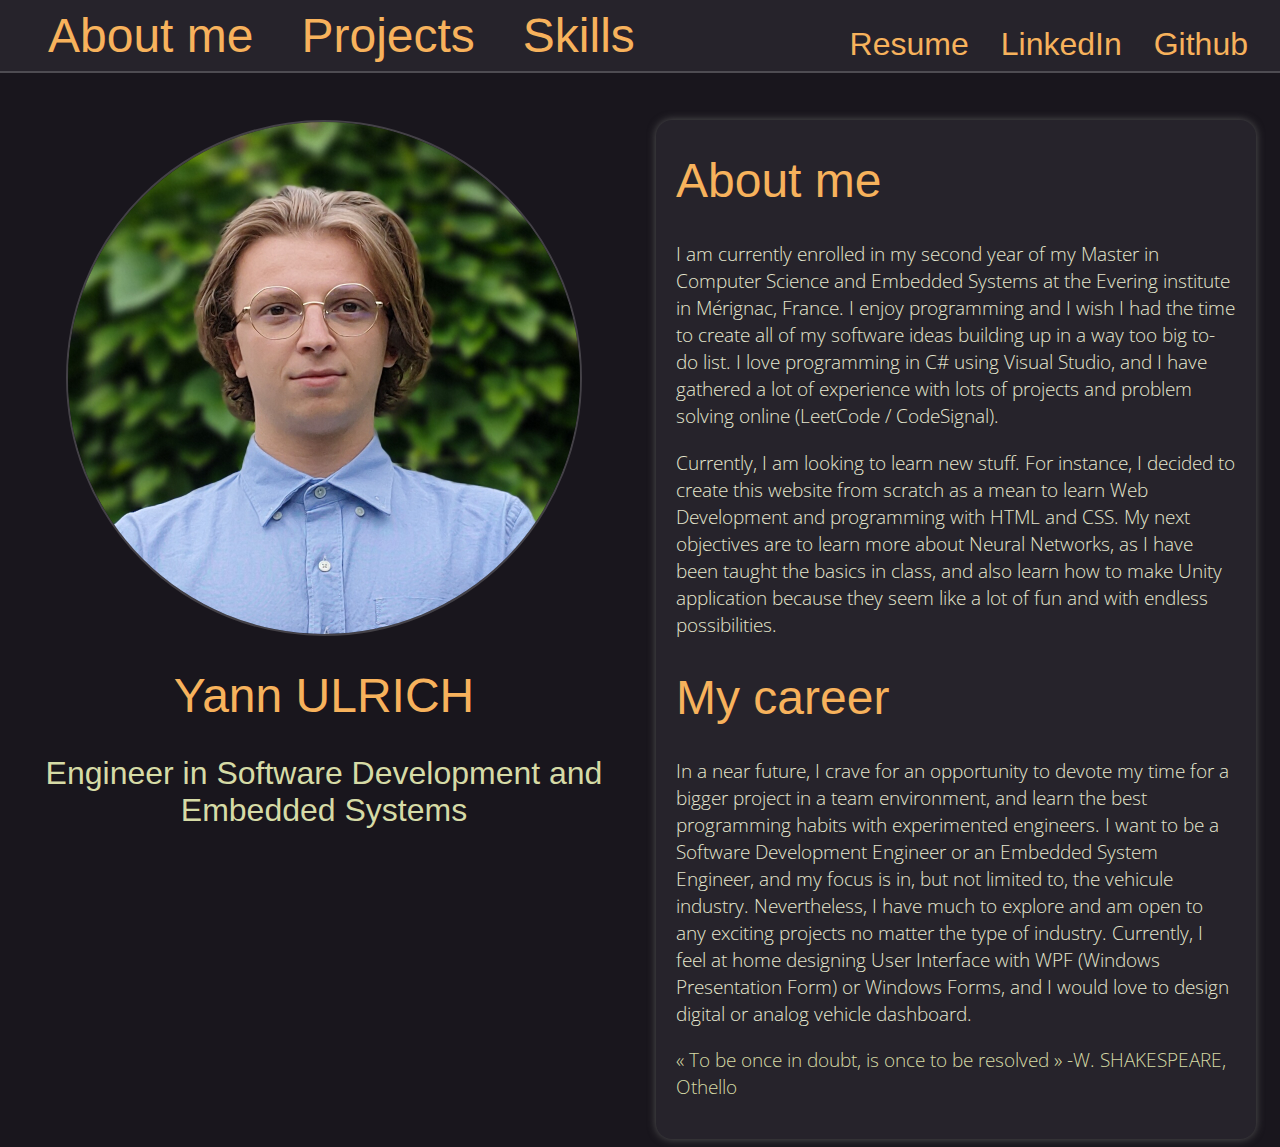
<file: index.html>
<!DOCTYPE html>
<html>
    <head>
        <title>Yann ULRICH</title>
        <link rel="icon" href="assets/ico.png">
        <link href="https://fonts.googleapis.com/css?family=Archivo+Black&display=swap" rel="stylesheet">
        <link href="https://fonts.googleapis.com/css2?family=Open+Sans&display=swap" rel="stylesheet">
        <link rel="stylesheet" href="design/style.css" type="text/css"/>
        <link rel="stylesheet" href="design/main_menu.css" type="text/css"/>
        <link rel="stylesheet" href="design/about.css" type="text/css"/>
        <link rel="stylesheet" href="design/image.css" type="text/css"/>
    </head>
    <body>
        <header id="main-menu">
            <nav class="menu-wrapper">
                <div class="menu-left">
                    <a class="item-menu no-underline" href="index.html">About me</a>
                    <a class="item-menu no-underline" href="projects.html">Projects</a>
                    <a class="item-menu no-underline" href="skills.html">Skills</a>
                </div>
                <div class="menu-right">
                    <a class="item-menu2 no-underline" href="assets/Resume_Safe_Yann_ULRICH.pdf" target="_blank">Resume</a>
                    <a class="item-menu2 no-underline" href="https://www.linkedin.com/in/yannulrich00/" target="_blank">LinkedIn</a>
                    <a class="item-menu2 no-underline" href="https://github.com/Amnetik" target="_blank">Github</a>
                </div>
            </nav>
        </header>
        <div class="separator"></div>
        <div class="row">
            <div class="column s33">
                <div class="wrap-column-center">
                    <img class="circular-image " src="assets/website_portrait2.jpg" alt="Portrait">
                    <h1 class="text-centered">Yann ULRICH</h1>
                    <h2 class="text-centered desc">Engineer in Software Development and Embedded Systems</h2>
                </div>
                
            </div>
            <div class="column s66">
                <div class="about-content">
                    <h1>About me</h1>
                    <p>I am currently enrolled in my second year of my Master in Computer Science and Embedded Systems at the Evering institute in Mérignac, France. 
                        I enjoy programming and I wish I had the time to create all of my software ideas building up in a way too big to-do list. 
                        I love programming in C# using Visual Studio, and I have gathered a lot of experience with lots of projects and problem solving online (LeetCode / CodeSignal).
                    </p> 
                    <p>   
                        Currently, I am looking to learn new stuff. For instance, I decided to create this website from scratch as a mean to learn Web Development 
                        and programming with HTML and CSS.
                        My next objectives are to learn more about Neural Networks, as I have been taught the basics in class, and also learn how to make Unity application because
                        they seem like a lot of fun and with endless possibilities.
                    </p>
                    <h1>My career</h1>
                    <p>In a near future, I crave for an opportunity to devote my time for a bigger project in a team environment, and learn the best programming habits
                        with experimented engineers. I want to be a Software Development Engineer or an Embedded System Engineer, and my focus is in, but not limited to,
                        the vehicule industry. Nevertheless, I have much to explore and am open to any exciting projects no matter the type of industry. Currently, I feel
                        at home designing User Interface with WPF (Windows Presentation Form) or Windows Forms, and I would love to design digital or analog vehicle
                        dashboard.
                    </p>
                    <p class="emphasis">« To be once in doubt, is once to be resolved » -W. SHAKESPEARE, Othello</p>
                </div>
            </div>
        </div>
            
        
    </body>
</html>
</file>
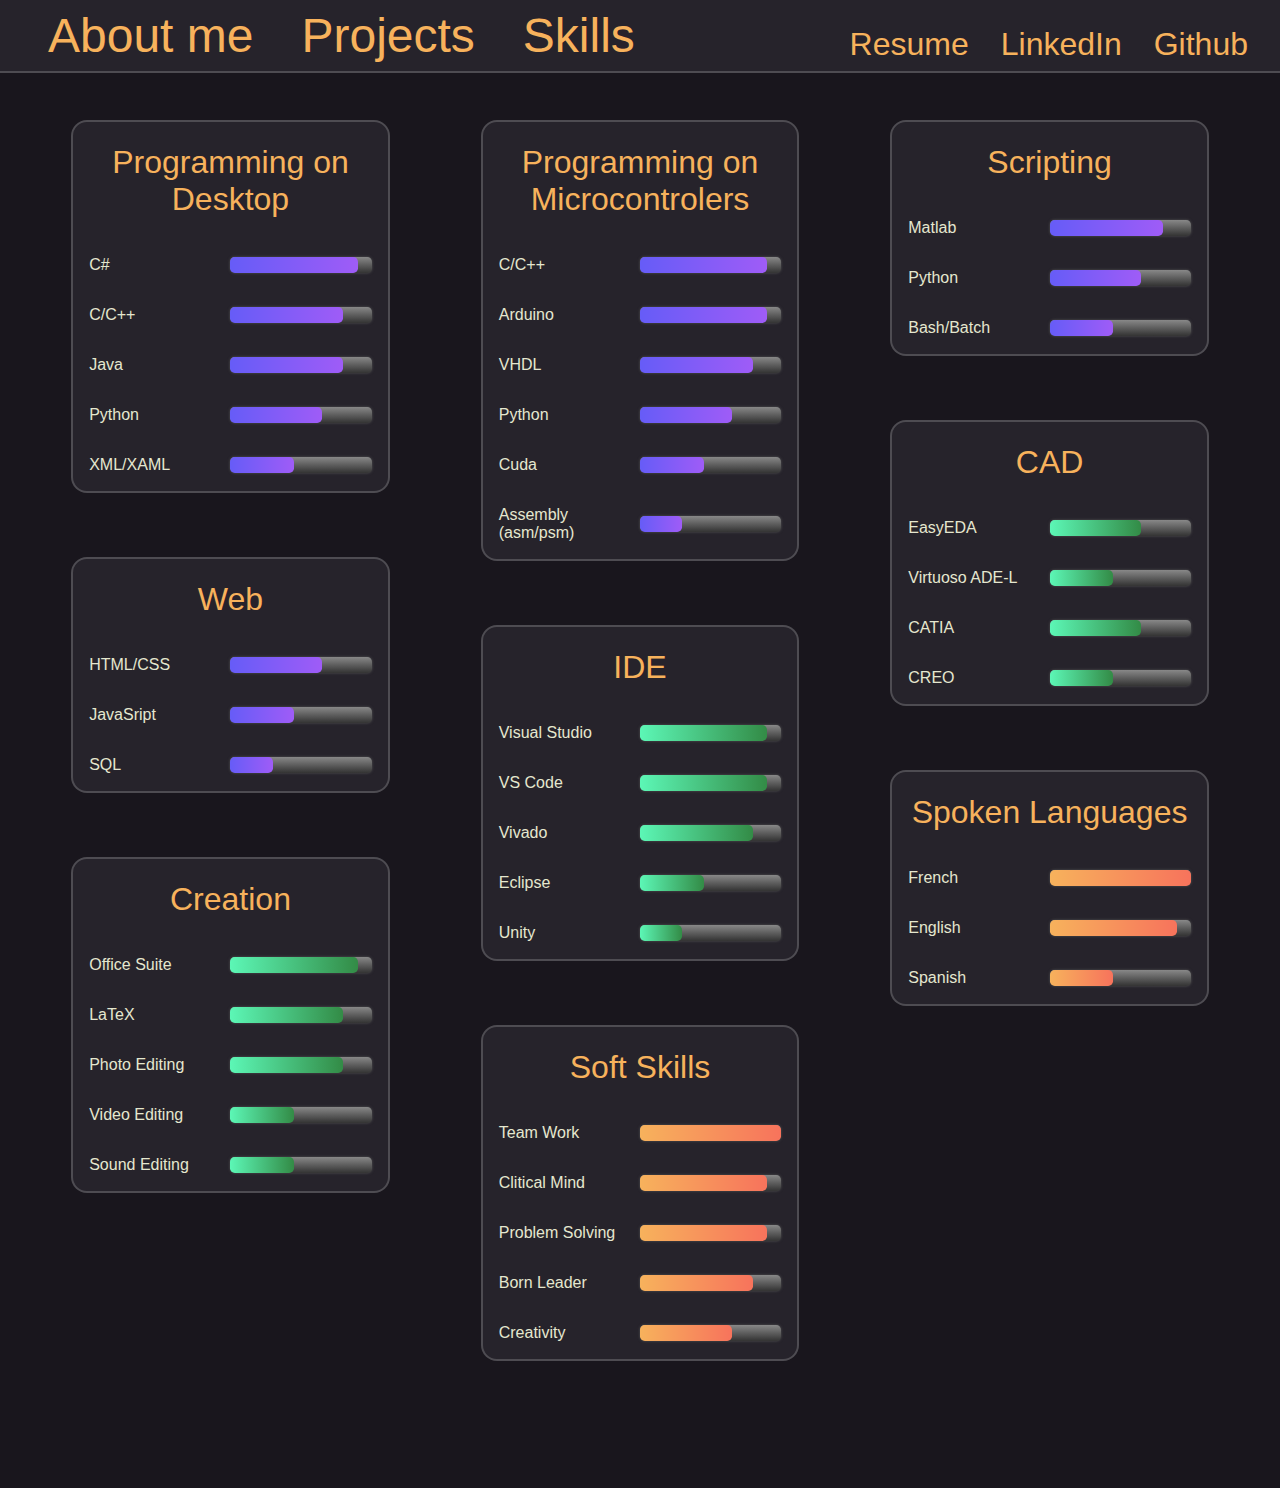
<file: skills.html>
<!DOCTYPE html>
<html>
    <head>
        <title>Yann ULRICH</title>
        <link rel="icon" href="assets/ico.png">
        <link href="https://fonts.googleapis.com/css?family=Archivo+Black&display=swap" rel="stylesheet">
        <link rel="stylesheet" href="design/style.css" type="text/css"/>
        <link rel="stylesheet" href="design/main_menu.css" type="text/css"/>
        <link rel="stylesheet" href="design/skills.css" type="text/css"/>
    </head>
    <body>
        <header id="main-menu">
            <nav class="menu-wrapper">
                <div class="menu-left">
                    <a class="item-menu no-underline" href="index.html">About me</a>
                    <a class="item-menu no-underline" href="projects.html">Projects</a>
                    <a class="item-menu no-underline" href="skills.html">Skills</a>
                </div>
                <div class="menu-right">
                    <a class="item-menu2 no-underline" href="assets/Resume_Safe_Yann_ULRICH.pdf" target="_blank">Resume</a>
                    <a class="item-menu2 no-underline" href="https://www.linkedin.com/in/yannulrich00/" target="_blank">LinkedIn</a>
                    <a class="item-menu2 no-underline" href="https://github.com/Amnetik" target="_blank">Github</a>
                </div>
            </nav>
        </header>


        <div class="container">
            <!--Col 1-->
            <div class="col">
                <div>
                    <div class="skills-content">
                        <h1>Programming on Desktop</h1>
                        <div class="skill-line">
                            <p>C#</p><div class="progress"><div class="bar" level="5" color="purple"></div></div>
                        </div>
                        <div class="skill-line">
                            <p>C/C++</p><div class="progress"><div class="bar" level="4" color="purple"></div></div>
                        </div>
                        <div class="skill-line">
                            <p>Java</p><div class="progress"><div class="bar" level="4" color="purple"></div></div>
                        </div>
                        <div class="skill-line">
                            <p>Python</p><div class="progress"><div class="bar" level="3" color="purple"></div></div>
                        </div>
                        <div class="skill-line">
                            <p>XML/XAML</p><div class="progress"><div class="bar" level="2" color="purple"></div></div>
                        </div>
                    </div>
    
                    
    
                    <div class="skills-content">
                        <h1>Web</h1>
                        <div class="skill-line">
                            <p>HTML/CSS</p><div class="progress"><div class="bar" level="3" color="purple"></div></div>
                        </div>
                        <div class="skill-line">
                            <p>JavaSript</p><div class="progress"><div class="bar" level="2" color="purple"></div></div>
                        </div>
                        <div class="skill-line">
                            <p>SQL</p><div class="progress"><div class="bar" level="1" color="purple"></div></div>
                        </div>
                    </div>
    
                    <div class="skills-content">
                        <h1>Creation</h1>
                        <div class="skill-line">
                            <p>Office Suite</p><div class="progress"><div class="bar" level="5" color="green"></div></div>
                        </div>
                        <div class="skill-line">
                            <p>LaTeX</p><div class="progress"><div class="bar" level="4" color="green"></div></div>
                        </div>
                        <div class="skill-line">
                            <p>Photo Editing</p><div class="progress"><div class="bar" level="4" color="green"></div></div>
                        </div>
                        <div class="skill-line">
                            <p>Video Editing</p><div class="progress"><div class="bar" level="2" color="green"></div></div>
                        </div>
                        <div class="skill-line">
                            <p>Sound Editing</p><div class="progress"><div class="bar" level="2" color="green"></div></div>
                        </div>
                    </div>
                </div>
            </div>

            <!--Col 2-->
            <div class="col">
                <div>
                    <div class="skills-content">
                        <h1>Programming on Microcontrolers</h1>
                        <div class="skill-line">
                            <p>C/C++</p><div class="progress"><div class="bar" level="5" color="purple"></div></div>
                        </div>
                        <div class="skill-line">
                            <p>Arduino</p><div class="progress"><div class="bar" level="5" color="purple"></div></div>
                        </div>
                        <div class="skill-line">
                            <p>VHDL</p><div class="progress"><div class="bar" level="4" color="purple"></div></div>
                        </div>
                        <div class="skill-line">
                            <p>Python</p><div class="progress"><div class="bar" level="3" color="purple"></div></div>
                        </div>
                        <div class="skill-line">
                            <p>Cuda</p><div class="progress"><div class="bar" level="2" color="purple"></div></div>
                        </div>
                        <div class="skill-line">
                            <p>Assembly (asm/psm)</p><div class="progress"><div class="bar" level="1" color="purple"></div></div>
                        </div>
                    </div>
    
                    <div class="skills-content">
                        <h1>IDE</h1>
                        <div class="skill-line">
                            <p>Visual Studio</p><div class="progress"><div class="bar" level="5" color="green"></div></div>
                        </div>
                        <div class="skill-line">
                            <p>VS Code</p><div class="progress"><div class="bar" level="5" color="green"></div></div>
                        </div>
                        <div class="skill-line">
                            <p>Vivado</p><div class="progress"><div class="bar" level="4" color="green"></div></div>
                        </div>
                        <div class="skill-line">
                            <p>Eclipse</p><div class="progress"><div class="bar" level="2" color="green"></div></div>
                        </div>
                        <div class="skill-line">
                            <p>Unity</p><div class="progress"><div class="bar" level="1" color="green"></div></div>
                        </div>
                    </div>
    
                    <div class="skills-content">
                        <h1>Soft Skills</h1>
                        <div class="skill-line">
                            <p>Team Work</p><div class="progress"><div class="bar" level="5" color="orange" style="width: 100%;"></div></div>
                        </div>
                        <div class="skill-line">
                            <p>Clitical Mind</p><div class="progress"><div class="bar" level="5" color="orange"></div></div>
                        </div>
                        <div class="skill-line">
                            <p>Problem Solving</p><div class="progress"><div class="bar" level="5" color="orange"></div></div>
                        </div>
                        <div class="skill-line">
                            <p>Born Leader</p><div class="progress"><div class="bar" level="4" color="orange"></div></div>
                        </div>
                        <div class="skill-line">
                            <p>Creativity</p><div class="progress"><div class="bar" level="3" color="orange"></div></div>
                        </div>
                    </div>
                </div>
            </div>

            <!--Col 3-->
            <div class="col">
                <div>
                    <div class="skills-content">
                        <h1>Scripting</h1>
                        <div class="skill-line">
                            <p>Matlab</p><div class="progress"><div class="bar" level="4" color="purple"></div></div>
                        </div>
                        <div class="skill-line">
                            <p>Python</p><div class="progress"><div class="bar" level="3" color="purple"></div></div>
                        </div>
                        <div class="skill-line">
                            <p>Bash/Batch</p><div class="progress"><div class="bar" level="2" color="purple"></div></div>
                        </div>
                    </div>
    
                    <div class="skills-content">
                        <h1>CAD</h1>
                        <div class="skill-line">
                            <p>EasyEDA</p><div class="progress"><div class="bar" level="3" color="green"></div></div>
                        </div>
                        <div class="skill-line">
                            <p>Virtuoso ADE-L</p><div class="progress"><div class="bar" level="2" color="green"></div></div>
                        </div>
                        <div class="skill-line">
                            <p>CATIA</p><div class="progress"><div class="bar" level="3" color="green"></div></div>
                        </div>
                        <div class="skill-line">
                            <p>CREO</p><div class="progress"><div class="bar" level="2" color="green"></div></div>
                        </div>
                    </div>
    
                    <div class="skills-content">
                        <h1>Spoken Languages</h1>
                        <div class="skill-line">
                            <p>French</p><div class="progress"><div class="bar" level="5" color="orange" style="width: 100%;"></div></div>
                        </div>
                        <div class="skill-line">
                            <p>English</p><div class="progress"><div class="bar" level="5" color="orange"></div></div>
                        </div>
                        <div class="skill-line">
                            <p>Spanish</p><div class="progress"><div class="bar" level="2" color="orange"></div></div>
                        </div>
                    </div>
                </div>
            </div>
        </div>
    </body>
</html>
</file>
<file: design/style.css>
/* @import "style2.css*/
:root {
    --background-color: #19161d;
    --background2-color: #26232b;
    --title1-color: #f7b25c;
    --title2-color: #f9f871;
    --link-color: #006e74;
    --text-color: #eeeeee;
    --text2-color: #e5e7cf;
    --text3-color: #d6dba6;
    --decoration-color: #555555;
    --grad-to:  #f7735c;
    --grad-from: #f7b25c;
    --grad2-to: #338b46;
    --grad2-from:  #5cf7b6;
    --grad3-to:  #9f5cf7;
    --grad3-from: #665cf7;
    
    --level1: 30%;
    --level2: 45%;
    --level3: 65%;
    --level4: 80%;
    --level5: 90%;
    --border-color: #eeeeee33;
    --border-color-hover: #f7b25c80;
}

html{
    font-family: Verdana, Tahoma, sans-serif;
    font-weight: normal;
}

body {
    background-color: var(--background-color);
}

a{
    color:var(--title1-color);
    font-size: 3em;
}

h1{
    color: var(--title1-color);
    font-size: 3em;
    font-weight: lighter;
    font-style: normal;
}

h2{
    color: var(--text3-color);
    font-size: 2em;
    font-weight: lighter;
    font-style: normal;
}

h3{
    color: var(--title2-color);
    font-size: 1.5em;
}

p{
    font-family: "Open Sans", sans-serif;
    font-weight: lighter;
    color: var(--text2-color);
    font-size: 1.0em;
}

.emphasis{
    color: var(--text3-color);
}

.link{
    color: var(--link-color);
    font-size: 1em;
}
.padding-left{
    padding-left: 1em;
}

.wrapper-flexbox {
    display: flex;
    flex-wrap: wrap;
    justify-content: space-around;
    align-items: stretch;
    align-content: center;
}

.no-underline {
    text-decoration: none;
}

.separator {
    padding-top: 7em;
}

/* Create three equal columns that floats next to each other */
.column {
    float: left;
    width: 100%;
}

.row {
    align-items: flex-end;
    display: flex;
}

.flex-start{
    align-items: flex-start;
}

/* Clear floats after the columns */
.row:after {
    content: "";
    display: table;
    clear: both;
}

.text-centered{
    text-align: center;
}

.wrap-column-center{
    display: flex;
    flex-wrap: wrap;
    flex-direction: column ;
    justify-content: space-around;
    align-items:center;
    align-content: center;
}

.italic{
    font-style: italic;
}
</file>
<file: design/main_menu.css>
#main-menu {
    position: fixed;
    top: 0;
    left: 0;
    right: 0;
    padding: 0.5em 0;
    min-height: 40px;
    background-color: var(--background2-color);
    border-bottom: 2px solid;
    border-color: var(--border-color);
}

.menu-wrapper{
    display:flex;
    flex-direction: row;
    justify-content: space-between;
}

.menu-left{
    display:flex;
    flex-direction: row;
    justify-content: flex-start;
}
.menu-right{
    display:flex;
    flex-direction: row;
}

.item-menu {
    font-family: Verdana, Tahoma, sans-serif;
    font-weight: normal;
    font-size: 3em;
    color: var(--title1-color);
    margin-left: 1em;
    margin-right: 0em;
    text-align: center;
    display:inline;
    flex-direction: row;
}

.item-menu:hover{
    color: var(--text2-color);
}

.item-menu2 {
    font-family: Verdana, Tahoma, sans-serif;
    font-weight: normal;
    font-size: 2em;
    color: var(--title1-color);
    margin-left: 0em;
    margin-right: 1em;
    text-align: center;
    display:inline;
    flex-direction: row;
    align-self: flex-end;
}

.item-menu2:hover{
    color: var(--text2-color);
}

/* compressed window*/
@media screen and (min-width: 900px) and (max-width: 1200px) {
    .menu-right{
        flex-direction: column;
    }

    .separator{
        padding-top: 10em;
    }
}

/* Phones or tablets */
@media only screen and (max-width: 900px) {
    .menu-left{
        flex-direction: column;
    }

    .item-menu{
        font-size: 2em;
    }

    .menu-right{
        flex-direction: column;
    }

    .separator{
        padding-top: 15em;
    }
}
</file>
<file: design/about.css>
.column.s33{
    width: 33.33%;
}

.column.s66{
    width: 66.66%;
}   

@media screen and (max-width: 600px) {
    .column.s33, .column.s55 {
      width: 100%;
    }
}

.about-content{
    background-color: var(--background2-color);
    color: var(--text3-color);
    margin-left: 1em;
    margin-right: 1em;
    box-shadow: 0px 0px 8px var(--decoration-color);
    border-radius: 1em;
    padding-left: 20px;
    padding-top: 1px;
    padding-right: 20px;
    padding-bottom: 20px;
}

.about-content p{
    font-size: 1.2em;
}

.desc{
    margin-top: 0em;
    margin-bottom: 1em;
}

/* compressed window*/
@media screen and (min-width: 1024px) and (max-width: 1500px) {

    .row{
        display: inline;
    }
    .column.s33, .column.s66 {
        width: 50%;
    }
}

/* Phones or tablets */
@media only screen and (max-width: 1024px) {

    .row{
        display: inline;
    }

    .column.s33, .column.s66 {
        width: 100%;
    }
}
</file>
<file: design/image.css>
.circular-image{
    width:512px;height:512px; 
    border-radius:50%;
    border: 2px solid;
    border-color: var(--border-color);
}

.circular-image:hover{
    border-color: var(--border-color-hover);
}

.project-image{
    width:100%;height:100%; 
    border-radius:10px;
    box-shadow: 0px 0px 5px var(--decoration-color);
    margin-bottom: 30px;
}
</file>
<file: design/skills.css>
.container {
    gap: 8% 8%;
    margin: 5%;
    margin-top: 120px;
    display: flex;
    flex-direction: row;
    flex-wrap: nowrap;
    justify-content: space-between;
    align-items: stretch;
    align-content: stretch;
}

.col{
    width: 28%;
}


.skills-content{
    background-color: var(--background2-color);
    color: var(--text3-color);
    margin-bottom: 4em;
    padding-left: 1em;
    padding-top: 1px;
    padding-right: 1em;
    padding-bottom: 1px;

    border-radius: 1em;
    border: 2px solid;
    border-color: var(--border-color);
}

.skills-content:hover{
    border-color: var(--border-color-hover);
}
.skill-line{
    display:flex;
    flex-direction: row;
    vertical-align: middle;
    justify-content: space-between;
}

.skill-line p{
    width: 50%;
}

.progress{
    align-self: center;
    width: 50%;
    height: 1em;
    background-color: gray;
    background-image: linear-gradient(0deg, #333333, #888888);
    border-radius: 0.3em;
    box-shadow: 0px 0px 3px var(--decoration-color);
}

.bar[level="1"][color="orange"]{
    width: var(--level1);
    height: 1em;
    background-color: orange;
    background-image: linear-gradient(90deg, var(--grad-from), var(--grad-to));
    border-radius: 0.3em;
}
.bar[level="2"][color="orange"]{
    width: var(--level2);
    height: 1em;
    background-color: orange;
    background-image: linear-gradient(90deg, var(--grad-from), var(--grad-to));
    border-radius: 0.3em;
}
.bar[level="3"][color="orange"]{
    width: var(--level3);
    height: 1em;
    background-color: orange;
    background-image: linear-gradient(90deg, var(--grad-from), var(--grad-to));
    border-radius: 0.3em;
}
.bar[level="4"][color="orange"]{
    width: var(--level4);
    height: 1em;
    background-color: orange;
    background-image: linear-gradient(90deg, var(--grad-from), var(--grad-to));
    border-radius: 0.3em;
}
.bar[level="5"][color="orange"]{
    width: var(--level5);
    height: 1em;
    background-color: orange;
    background-image: linear-gradient(90deg, var(--grad-from), var(--grad-to));
    border-radius: 0.3em;
}

.bar[level="1"][color="green"]{
    width: var(--level1);
    height: 1em;
    background-color: green;
    background-image: linear-gradient(90deg, var(--grad2-from), var(--grad2-to));
    border-radius: 0.3em;
}
.bar[level="2"][color="green"]{
    width: var(--level2);
    height: 1em;
    background-color: green;
    background-image: linear-gradient(90deg, var(--grad2-from), var(--grad2-to));
    border-radius: 0.3em;
}
.bar[level="3"][color="green"]{
    width: var(--level3);
    height: 1em;
    background-color: green;
    background-image: linear-gradient(90deg, var(--grad2-from), var(--grad2-to));
    border-radius: 0.3em;
}
.bar[level="4"][color="green"]{
    width: var(--level4);
    height: 1em;
    background-color: green;
    background-image: linear-gradient(90deg, var(--grad2-from), var(--grad2-to));
    border-radius: 0.3em;
}
.bar[level="5"][color="green"]{
    width: var(--level5);
    height: 1em;
    background-color: green;
    background-image: linear-gradient(90deg, var(--grad2-from), var(--grad2-to));
    border-radius: 0.3em;
}

.bar[level="1"][color="purple"]{
    width: var(--level1);
    height: 1em;
    background-color: purple;
    background-image: linear-gradient(90deg, var(--grad3-from), var(--grad3-to));
    border-radius: 0.3em;
}
.bar[level="2"][color="purple"]{
    width: var(--level2);
    height: 1em;
    background-color: purple;
    background-image: linear-gradient(90deg, var(--grad3-from), var(--grad3-to));
    border-radius: 0.3em;
}
.bar[level="3"][color="purple"]{
    width: var(--level3);
    height: 1em;
    background-color: purple;
    background-image: linear-gradient(90deg, var(--grad3-from), var(--grad3-to));
    border-radius: 0.3em;
}
.bar[level="4"][color="purple"]{
    width: var(--level4);
    height: 1em;
    background-color: purple;
    background-image: linear-gradient(90deg, var(--grad3-from), var(--grad3-to));
    border-radius: 0.3em;
}
.bar[level="5"][color="purple"]{
    width: var(--level5);
    height: 1em;
    background-color: purple;
    background-image: linear-gradient(90deg, var(--grad3-from), var(--grad3-to));
    border-radius: 0.3em;
}
/*
.skills-content p{
} 
*/
.skills-content h1{
    font-size: 2em;
    text-align: center;
} 

/* compressed window*/
@media screen and (min-width: 900px) and (max-width: 1200px) {

    .container{
        margin: 5%;
        margin-top: 200px;
        display: inherit;
        justify-content: space-around;
        align-items: center;
        align-content: center;
    }


    .col {
        margin: 10%;
        width: 80%;
        justify-content: space-around;
        align-items: center;
        align-content: center;
    }

}

/* Phones or tablets */
@media only screen and (max-width: 900px) {

    .container{
        margin: 5%;
        margin-top: 200px;
        display: inherit;
        justify-content: space-around;
        align-items: center;
        align-content: center;
    }


    .col {
        margin: 10%;
        width: 80%;
        justify-content: space-around;
        align-items: center;
        align-content: center;
    }
}
</file>
